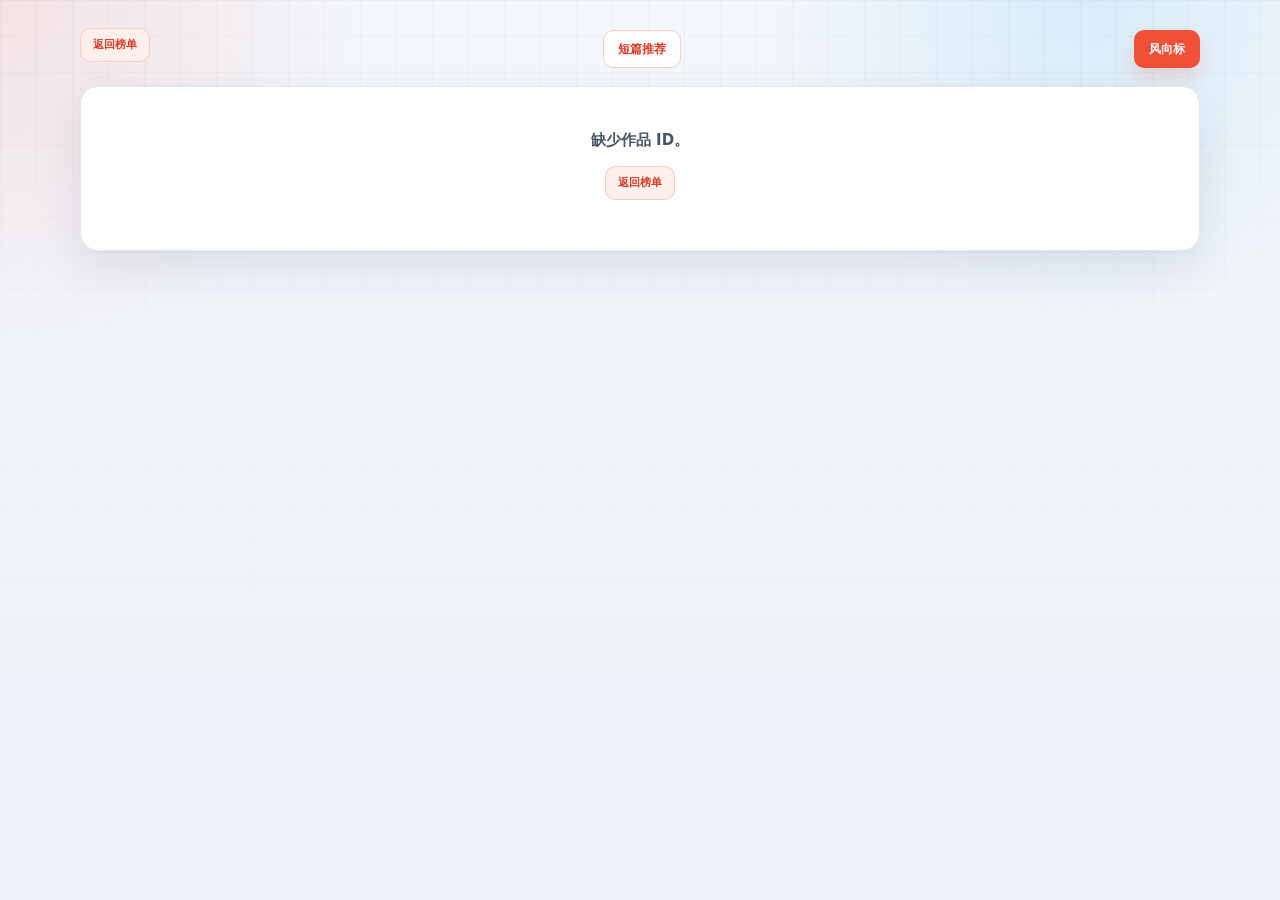
<file: book.html>
<!DOCTYPE html>
<html lang="zh-CN">
<head>
    <meta charset="UTF-8">
    <meta name="viewport" content="width=device-width, initial-scale=1.0">
    <title>作品详情 · 番茄女频新书榜</title>
    <link rel="stylesheet" href="css/style.css">
    <meta name="description" content="番茄小说作品详情、在读趋势与历史上榜记录">
</head>
<body class="book-page">
    <main class="book-shell">
        <header class="book-topbar">
            <a href="index.html" class="back-link">返回榜单</a>
            <a href="shorts.html" class="shorts-link-btn">短篇推荐</a>
            <a href="trend.html" class="trend-link-btn">风向标</a>
        </header>

        <section id="book-detail" class="book-detail-page">
            <div class="book-loading">正在读取作品详情...</div>
        </section>
    </main>

    <script src="js/channel.js"></script>
    <script src="js/book.js"></script>
</body>
</html>
</file>
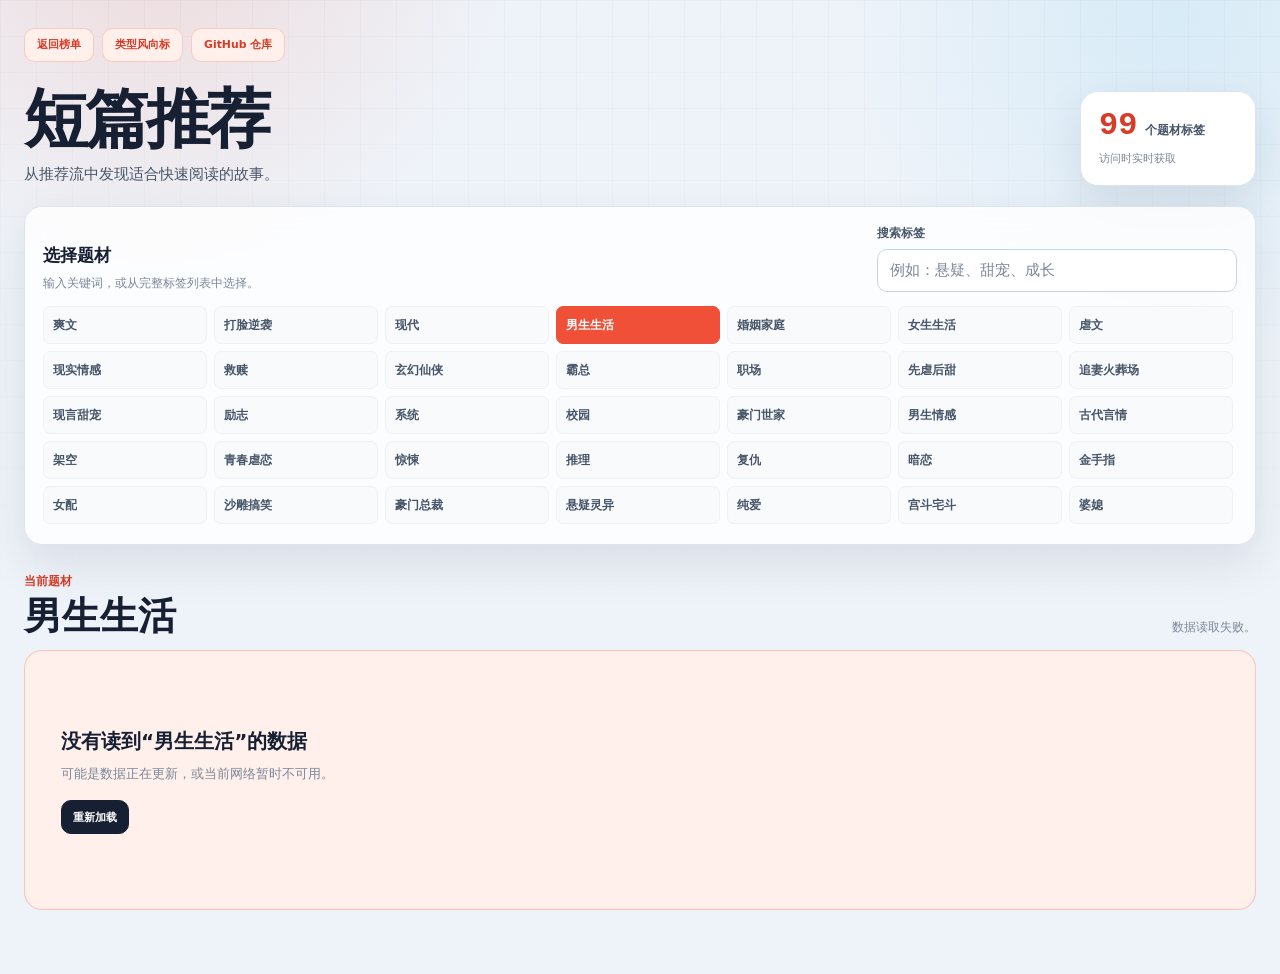
<file: shorts.html>
<!DOCTYPE html>
<html lang="zh-CN">
<head>
    <meta charset="UTF-8">
    <meta name="viewport" content="width=device-width, initial-scale=1.0">
    <title>短篇推荐 · 番茄风向标</title>
    <link rel="stylesheet" href="css/style.css">
    <meta name="description" content="按题材浏览番茄小说短篇推荐，查看短篇封面、摘要、阅读时长与互动数据。">
    <meta name="shorts-api-base" content="https://fanqie-shorts-proxy.wzj-fzr.workers.dev/api/shorts">
</head>
<body class="short-page">
    <main class="short-shell">
        <header class="short-topbar">
            <div class="short-heading">
                <nav class="short-nav" aria-label="页面导航">
                    <a href="index.html" class="back-link">返回榜单</a>
                    <a href="trend.html" class="back-link">类型风向标</a>
                    <a href="https://github.com/wen1701/FanqieRankTracker" class="back-link" target="_blank" rel="noopener noreferrer">GitHub 仓库</a>
                </nav>
                <h1>短篇推荐</h1>
                <p>从推荐流中发现适合快速阅读的故事。</p>
            </div>
            <div class="short-dataset" aria-label="数据集信息">
                <strong id="short-tag-count">99</strong>
                <span>个题材标签</span>
                <small id="short-update-time">访问时实时获取</small>
            </div>
        </header>

        <section class="short-filter-panel" aria-labelledby="short-filter-title">
            <div class="short-filter-copy">
                <div>
                    <h2 id="short-filter-title">选择题材</h2>
                    <p>输入关键词，或从完整标签列表中选择。</p>
                </div>
                <label class="short-search">
                    <span>搜索标签</span>
                    <input id="short-tag-search" type="search" placeholder="例如：悬疑、甜宠、成长" autocomplete="off">
                </label>
            </div>
            <div id="short-tag-grid" class="short-tag-grid" aria-live="polite"></div>
        </section>

        <section class="short-feed-section" aria-labelledby="short-feed-title">
            <header class="short-feed-header">
                <div>
                    <span class="short-feed-label">当前题材</span>
                    <h2 id="short-feed-title">正在加载</h2>
                </div>
                <p id="short-feed-summary">正在整理短篇推荐内容。</p>
            </header>
            <div id="short-feed" class="short-feed" aria-live="polite" aria-busy="true"></div>
        </section>
    </main>

    <script src="js/shorts.js"></script>
</body>
</html>
</file>
<file: css/style.css>
/* ============================================================
   Fanqie Rank Tracker - Tomato Signal Dashboard
   Based on Open Design "dashboard": compact cards, cool surfaces,
   status-first information design. Adapted with Fanqie tomato red
   and readable Chinese data typography.
   ============================================================ */

:root {
    --bg: #f3f6fb;
    --bg-strong: #e8eef7;
    --surface: #ffffff;
    --surface-soft: #f8fafc;
    --surface-tint: #fff4f0;
    --surface-cool: #eef6ff;
    --panel: rgba(255, 255, 255, 0.86);
    --panel-solid: #ffffff;
    --border: #dbe4ef;
    --border-soft: #edf2f7;
    --border-strong: #c8d4e3;

    --text-primary: #172033;
    --text-secondary: #475569;
    --text-muted: #7b8798;
    --text-faint: #a8b3c3;

    --accent: #f04f38;
    --accent-strong: #d83b27;
    --accent-soft: rgba(240, 79, 56, 0.1);
    --accent-wash: #fff0eb;
    --accent-on: #ffffff;

    --info: #0ea5e9;
    --info-soft: rgba(14, 165, 233, 0.1);
    --green: #10b981;
    --green-soft: rgba(16, 185, 129, 0.12);
    --red: #ef4444;
    --red-soft: rgba(239, 68, 68, 0.1);
    --amber: #f59e0b;
    --amber-soft: rgba(245, 158, 11, 0.13);
    --purple: #7c3aed;

    --shadow-card: 0 18px 46px rgba(25, 39, 64, 0.1);
    --shadow-hover: 0 22px 54px rgba(25, 39, 64, 0.16);
    --ring: 0 0 0 4px rgba(240, 79, 56, 0.14);

    --radius-xl: 18px;
    --radius-lg: 14px;
    --radius-md: 10px;
    --radius-sm: 7px;
    --radius-pill: 999px;

    --sidebar-w: 282px;
    --font-display: Inter, "PingFang SC", "Microsoft YaHei", system-ui, sans-serif;
    --font-body: Inter, "PingFang SC", "Microsoft YaHei", system-ui, sans-serif;
    --font-mono: "IBM Plex Mono", "SFMono-Regular", Consolas, ui-monospace, monospace;
}

* {
    box-sizing: border-box;
    margin: 0;
    padding: 0;
}

html {
    color-scheme: light;
}

body {
    min-height: 100vh;
    background:
        radial-gradient(circle at top left, rgba(240, 79, 56, 0.12), transparent 360px),
        radial-gradient(circle at 85% 0, rgba(14, 165, 233, 0.12), transparent 320px),
        linear-gradient(180deg, var(--bg) 0%, #eef3f9 100%);
    color: var(--text-primary);
    font-family: var(--font-body);
    font-size: 15px;
    line-height: 1.55;
    overflow-x: hidden;
    -webkit-font-smoothing: antialiased;
    text-rendering: optimizeLegibility;
}

body::before {
    content: "";
    position: fixed;
    inset: 0;
    pointer-events: none;
    background-image:
        linear-gradient(rgba(23, 32, 51, 0.035) 1px, transparent 1px),
        linear-gradient(90deg, rgba(23, 32, 51, 0.035) 1px, transparent 1px);
    background-size: 36px 36px;
    mask-image: linear-gradient(180deg, rgba(0, 0, 0, 0.85), transparent 70%);
    z-index: -1;
}

button,
select,
input {
    font: inherit;
}

button,
a,
select {
    -webkit-tap-highlight-color: transparent;
}

button:focus-visible,
a:focus-visible,
select:focus-visible,
input:focus-visible {
    outline: none;
    box-shadow: var(--ring);
}

::selection {
    background: rgba(240, 79, 56, 0.2);
    color: var(--text-primary);
}

::-webkit-scrollbar {
    width: 10px;
    height: 10px;
}

::-webkit-scrollbar-track {
    background: transparent;
}

::-webkit-scrollbar-thumb {
    background: #cbd6e4;
    border: 3px solid transparent;
    border-radius: var(--radius-pill);
    background-clip: content-box;
}

::-webkit-scrollbar-thumb:hover {
    background: #aebbd0;
    border: 3px solid transparent;
    background-clip: content-box;
}

.app-container {
    display: flex;
    min-height: 100vh;
}

/* ===== Sidebar ===== */
.sidebar {
    width: var(--sidebar-w);
    flex-shrink: 0;
    position: sticky;
    top: 0;
    z-index: 100;
    height: 100vh;
    padding: 24px 14px;
    overflow-y: auto;
    background: rgba(255, 255, 255, 0.78);
    border-right: 1px solid var(--border);
    backdrop-filter: blur(18px);
    -webkit-backdrop-filter: blur(18px);
    transition: transform 0.22s cubic-bezier(0.2, 0, 0, 1);
}

.sidebar-header {
    margin-bottom: 22px;
    padding: 14px 12px 18px;
    border-bottom: 1px solid var(--border-soft);
}

.sidebar-header h1 {
    position: relative;
    padding-left: 18px;
    color: var(--text-primary);
    font-family: var(--font-display);
    font-size: 1.2rem;
    font-weight: 760;
    line-height: 1.2;
}

.sidebar-header h1::before {
    content: "";
    position: absolute;
    left: 0;
    top: 0.18em;
    width: 8px;
    height: 1.05em;
    border-radius: var(--radius-pill);
    background: linear-gradient(180deg, var(--accent), var(--info));
}

.sidebar-subtitle {
    margin-top: 7px;
    color: var(--text-secondary);
    font-size: 0.78rem;
    font-weight: 650;
}

.update-date {
    display: inline-flex;
    margin-top: 10px;
    padding: 5px 8px;
    border: 1px solid var(--border);
    border-radius: var(--radius-sm);
    background: var(--surface-soft);
    color: var(--text-muted);
    font-family: var(--font-mono);
    font-size: 0.68rem;
    font-weight: 650;
}

.category-nav ul {
    list-style: none;
}

.category-nav li {
    min-height: 38px;
    margin-bottom: 4px;
    padding: 9px 10px;
    border: 1px solid transparent;
    border-radius: var(--radius-md);
    color: var(--text-secondary);
    cursor: pointer;
    display: flex;
    align-items: center;
    justify-content: space-between;
    gap: 8px;
    font-size: 0.88rem;
    font-weight: 620;
    transition:
        background-color 0.18s ease,
        border-color 0.18s ease,
        color 0.18s ease,
        transform 0.18s ease;
}

.category-nav li:hover {
    background: var(--surface-soft);
    border-color: var(--border);
    color: var(--text-primary);
    transform: translateX(2px);
}

.category-nav li.active {
    background: var(--accent-wash);
    border-color: rgba(240, 79, 56, 0.22);
    color: var(--accent-strong);
}

.cat-badge {
    min-width: 28px;
    padding: 2px 7px;
    border-radius: var(--radius-pill);
    font-family: var(--font-mono);
    font-size: 0.68rem;
    font-weight: 760;
    text-align: center;
}

.cat-badge.new {
    background: var(--green-soft);
    color: #087f5b;
}

/* ===== Main Layout ===== */
.main-content {
    flex: 1;
    min-width: 0;
    padding: 28px 34px 48px;
}

.main-header {
    display: flex;
    align-items: flex-start;
    justify-content: space-between;
    gap: 20px;
    margin-bottom: 20px;
}

.header-left {
    flex-shrink: 0;
    min-width: 0;
}

.main-header h2 {
    color: var(--text-primary);
    font-family: var(--font-display);
    font-size: clamp(1.65rem, 2.4vw, 2.35rem);
    font-weight: 780;
    line-height: 1.08;
    letter-spacing: 0;
}

.main-header h2::after {
    content: "排名追踪 / 趋势信号";
    display: block;
    margin-top: 8px;
    color: var(--text-muted);
    font-family: var(--font-body);
    font-size: 0.78rem;
    font-weight: 650;
}

.ranking-basis-tag {
    display: inline-flex;
    margin-top: 10px;
    padding: 5px 8px;
    border: 1px solid rgba(240, 79, 56, 0.2);
    border-radius: var(--radius-sm);
    background: var(--accent-wash);
    color: var(--accent-strong);
    font-size: 0.7rem;
    font-weight: 720;
}

.header-right {
    display: flex;
    align-items: center;
    justify-content: flex-end;
    flex-wrap: wrap;
    gap: 10px;
}

.github-link-btn,
.shorts-link-btn,
.trend-link-btn,
.preset-btn,
.date-picker-btn,
.date-nav-btn,
.mobile-menu-btn,
.range-btn,
.category-chip,
.back-link,
.source-link-btn,
.hot-type-row,
.book-copy-btn {
    transition:
        background-color 0.18s ease,
        border-color 0.18s ease,
        color 0.18s ease,
        box-shadow 0.18s ease,
        transform 0.18s ease;
}

.github-link-btn {
    min-height: 36px;
    padding: 8px 12px;
    border: 1px solid var(--border);
    border-radius: var(--radius-md);
    background: var(--surface);
    color: var(--text-primary);
    display: inline-flex;
    align-items: center;
    justify-content: center;
    gap: 7px;
    font-size: 0.78rem;
    font-weight: 760;
    text-decoration: none;
    white-space: nowrap;
}

.github-link-btn svg {
    width: 16px;
    height: 16px;
    fill: currentColor;
    flex: 0 0 auto;
}

.github-link-btn:hover {
    border-color: var(--text-primary);
    background: var(--text-primary);
    color: #ffffff;
    transform: translateY(-1px);
}

.shorts-link-btn {
    min-height: 36px;
    padding: 8px 14px;
    border: 1px solid rgba(240, 79, 56, 0.28);
    border-radius: var(--radius-md);
    background: var(--surface);
    color: var(--accent-strong);
    display: inline-flex;
    align-items: center;
    justify-content: center;
    font-size: 0.78rem;
    font-weight: 760;
    text-decoration: none;
    white-space: nowrap;
}

.shorts-link-btn:hover {
    border-color: var(--accent);
    background: var(--accent-wash);
    transform: translateY(-1px);
}

.trend-link-btn {
    min-height: 36px;
    padding: 8px 14px;
    border: 1px solid rgba(240, 79, 56, 0.24);
    border-radius: var(--radius-md);
    background: var(--accent);
    color: var(--accent-on);
    display: inline-flex;
    align-items: center;
    justify-content: center;
    font-size: 0.78rem;
    font-weight: 760;
    text-decoration: none;
    white-space: nowrap;
    box-shadow: 0 10px 20px rgba(240, 79, 56, 0.18);
}

.trend-link-btn:hover {
    background: var(--accent-strong);
    transform: translateY(-1px);
}

.date-presets,
.trend-range {
    display: inline-flex;
    gap: 4px;
    padding: 4px;
    border: 1px solid var(--border);
    border-radius: var(--radius-md);
    background: rgba(255, 255, 255, 0.7);
}

.preset-btn,
.range-btn {
    height: 28px;
    padding: 0 12px;
    border: 0;
    border-radius: var(--radius-sm);
    background: transparent;
    color: var(--text-muted);
    cursor: pointer;
    font-size: 0.75rem;
    font-weight: 720;
    white-space: nowrap;
}

.preset-btn:hover,
.range-btn:hover {
    background: var(--surface-soft);
    color: var(--text-primary);
}

.preset-btn.active,
.range-btn.active {
    background: var(--text-primary);
    color: #ffffff;
}

/* ---- 频道切换（女频 / 男频） ---- */
.channel-switch {
    display: inline-flex;
    align-items: center;
    gap: 3px;
    padding: 3px;
    border: 1px solid var(--accent);
    border-radius: var(--radius-md);
    background: var(--accent-wash);
}

.channel-switch .channel-btn {
    height: 28px;
    padding: 0 14px;
    border: 0;
    border-radius: var(--radius-sm);
    background: transparent;
    color: var(--accent-strong);
    cursor: pointer;
    font-size: 0.75rem;
    font-weight: 800;
    letter-spacing: 0.02em;
    white-space: nowrap;
    transition: background-color 0.18s ease, color 0.18s ease;
}

.channel-switch .channel-btn:hover {
    background: var(--surface-soft);
}

.channel-switch .channel-btn.active {
    background: var(--accent);
    color: var(--accent-on);
}

.date-picker-wrap {
    display: inline-flex;
    align-items: center;
    gap: 5px;
    position: relative;
}

.date-picker-btn {
    min-height: 36px;
    padding: 8px 12px;
    border: 1px solid var(--border);
    border-radius: var(--radius-md);
    background: var(--surface);
    color: var(--text-secondary);
    cursor: pointer;
    display: inline-flex;
    align-items: center;
    gap: 7px;
    font-family: var(--font-mono);
    font-size: 0.76rem;
    font-weight: 650;
    white-space: nowrap;
}

.date-picker-btn:hover {
    border-color: rgba(240, 79, 56, 0.28);
    color: var(--accent-strong);
}

.date-picker-btn .date-icon {
    color: var(--accent);
    font-size: 0.76rem;
}

.date-nav-btn {
    width: 34px;
    height: 34px;
    border: 1px solid var(--border);
    border-radius: var(--radius-md);
    background: var(--surface);
    color: var(--text-muted);
    cursor: pointer;
    display: inline-flex;
    align-items: center;
    justify-content: center;
    font-size: 0.68rem;
}

.date-nav-btn:hover:not(:disabled) {
    border-color: var(--accent);
    color: var(--accent-strong);
    transform: translateY(-1px);
}

.date-nav-btn:disabled {
    opacity: 0.42;
    cursor: not-allowed;
}

.date-picker-btn.is-historical {
    background: var(--accent-wash);
    border-color: rgba(240, 79, 56, 0.28);
    color: var(--accent-strong);
}

.date-input-hidden {
    position: absolute;
    top: 100%;
    right: 0;
    width: 0;
    height: 0;
    border: 0;
    opacity: 0;
    pointer-events: none;
}

.mobile-menu-btn {
    display: none;
    width: 38px;
    height: 38px;
    border: 1px solid var(--border);
    border-radius: var(--radius-md);
    background: var(--surface);
    color: var(--text-primary);
    cursor: pointer;
    font-size: 1rem;
}

.mobile-menu-btn:hover {
    border-color: var(--accent);
    color: var(--accent);
}

/* ===== Trend Panel ===== */
.trend-panel {
    display: grid;
    grid-template-columns: 1fr;
    margin-bottom: 20px;
}

.trend-ai {
    position: relative;
    min-height: 160px;
    padding: 22px 24px 24px;
    border: 1px solid rgba(240, 79, 56, 0.18);
    border-radius: var(--radius-xl);
    background:
        linear-gradient(135deg, rgba(255, 244, 240, 0.9), rgba(255, 255, 255, 0.96)),
        var(--surface);
    box-shadow: var(--shadow-card);
    overflow: hidden;
}

.trend-ai::before {
    content: "";
    position: absolute;
    inset: 0 auto 0 0;
    width: 5px;
    background: linear-gradient(180deg, var(--accent), var(--amber), var(--info));
}

.ai-label,
.panel-kicker,
.back-link {
    color: var(--accent-strong);
    font-family: var(--font-mono);
    font-size: 0.68rem;
    font-weight: 760;
    letter-spacing: 0;
    text-transform: uppercase;
}

.ai-label {
    margin-bottom: 12px;
}

.ai-content {
    color: var(--text-secondary);
    font-size: 0.92rem;
    line-height: 1.85;
    white-space: pre-wrap;
    user-select: text;
}

.ai-content strong,
.summary-item strong {
    padding: 1px 5px;
    border-radius: 4px;
    background: var(--accent-soft);
    color: var(--accent-strong);
    font-weight: 760;
}

.ai-content em {
    color: #087f5b;
    font-style: normal;
    font-weight: 720;
}

.ai-content .cursor {
    display: inline-block;
    width: 2px;
    height: 1.05em;
    margin-left: 2px;
    background: var(--accent);
    vertical-align: text-bottom;
    animation: blink 0.8s steps(1) infinite;
}

@keyframes blink {
    0%, 100% { opacity: 1; }
    50% { opacity: 0; }
}

.ai-loading,
.muted-line {
    color: var(--text-muted);
    font-size: 0.86rem;
}

/* ===== Book Grid ===== */
.books-waterfall {
    display: grid;
    grid-template-columns: repeat(auto-fill, minmax(292px, 1fr));
    gap: 16px;
    align-items: start;
}

.book-card {
    position: relative;
    display: grid;
    grid-template-columns: 98px minmax(0, 1fr);
    min-height: 188px;
    overflow: hidden;
    border: 1px solid var(--border);
    border-radius: var(--radius-xl);
    background: var(--surface);
    color: inherit;
    text-decoration: none;
    box-shadow: var(--shadow-card);
    user-select: text;
    -webkit-user-select: text;
    transition:
        border-color 0.2s ease,
        box-shadow 0.2s ease,
        transform 0.2s ease;
}

.book-card:hover {
    border-color: rgba(240, 79, 56, 0.3);
    box-shadow: var(--shadow-hover);
    transform: translateY(-3px);
}

.book-cover {
    min-height: 188px;
    background:
        linear-gradient(135deg, rgba(240, 79, 56, 0.18), rgba(14, 165, 233, 0.12)),
        var(--surface-cool);
    overflow: hidden;
    position: relative;
}

.book-cover img {
    width: 100%;
    height: 100%;
    min-height: 188px;
    object-fit: cover;
    display: block;
    transition: transform 0.5s ease;
}

.book-card:hover .book-cover img {
    transform: scale(1.04);
}

.no-cover {
    height: 100%;
    min-height: 188px;
    padding: 12px;
    color: var(--text-muted);
    display: flex;
    align-items: center;
    justify-content: center;
    font-size: 0.78rem;
    text-align: center;
}

.book-info {
    min-width: 0;
    padding: 14px 14px 13px;
    display: flex;
    flex-direction: column;
    gap: 8px;
}

.book-title {
    color: var(--text-primary);
    display: -webkit-box;
    overflow: hidden;
    font-family: var(--font-display);
    font-size: 0.98rem;
    font-weight: 760;
    letter-spacing: 0;
    line-height: 1.45;
    -webkit-box-orient: vertical;
    -webkit-line-clamp: 2;
}

.book-meta {
    display: flex;
    align-items: center;
    justify-content: space-between;
    gap: 8px;
    color: var(--text-muted);
    font-size: 0.75rem;
}

.book-author {
    min-width: 0;
    overflow: hidden;
    color: var(--text-secondary);
    font-weight: 650;
    text-overflow: ellipsis;
    white-space: nowrap;
}

.book-reads {
    flex-shrink: 0;
    padding: 3px 7px;
    border: 1px solid rgba(240, 79, 56, 0.18);
    border-radius: var(--radius-pill);
    background: var(--accent-wash);
    color: var(--accent-strong);
    font-family: var(--font-mono);
    font-size: 0.68rem;
    font-weight: 700;
}

.book-intro {
    color: var(--text-muted);
    display: -webkit-box;
    overflow: hidden;
    font-size: 0.78rem;
    line-height: 1.65;
    -webkit-box-orient: vertical;
    -webkit-line-clamp: 3;
}

.book-rank {
    position: absolute;
    left: 10px;
    top: 10px;
    z-index: 10;
    min-width: 32px;
    padding: 4px 8px;
    border: 1px solid rgba(255, 255, 255, 0.42);
    border-radius: var(--radius-md);
    background: rgba(23, 32, 51, 0.78);
    color: #ffffff;
    font-family: var(--font-mono);
    font-size: 0.76rem;
    font-weight: 800;
    text-align: center;
    backdrop-filter: blur(10px);
    -webkit-backdrop-filter: blur(10px);
}

.rank-1 {
    background: linear-gradient(135deg, #ff6a3d, #f59e0b);
    border-color: transparent;
}

.rank-2 {
    background: linear-gradient(135deg, #64748b, #94a3b8);
    border-color: transparent;
}

.rank-3 {
    background: linear-gradient(135deg, #9a6b3d, #d19b61);
    border-color: transparent;
}

.book-change {
    position: absolute;
    right: 10px;
    top: 10px;
    z-index: 10;
    padding: 4px 8px;
    border-radius: var(--radius-md);
    background: rgba(255, 255, 255, 0.86);
    border: 1px solid var(--border);
    font-family: var(--font-mono);
    font-size: 0.68rem;
    font-weight: 800;
    backdrop-filter: blur(10px);
    -webkit-backdrop-filter: blur(10px);
}

.book-change.up {
    color: #087f5b;
}

.book-change.down {
    color: #b91c1c;
}

.book-change.new {
    color: #9a5b00;
}

.book-copy-btn {
    width: max-content;
    max-width: 100%;
    margin-top: auto;
    padding: 6px 10px;
    border: 1px solid var(--border);
    border-radius: var(--radius-md);
    background: var(--surface-soft);
    color: var(--text-secondary);
    cursor: pointer;
    font-size: 0.74rem;
    font-weight: 720;
    white-space: nowrap;
}

.book-copy-btn:hover {
    border-color: rgba(240, 79, 56, 0.28);
    background: var(--accent-wash);
    color: var(--accent-strong);
    transform: translateY(-1px);
}

.book-copy-btn.copied {
    border-color: rgba(16, 185, 129, 0.24);
    background: var(--green-soft);
    color: #087f5b;
}

.empty-state {
    grid-column: 1 / -1;
    padding: 56px 20px;
    border: 1px dashed var(--border-strong);
    border-radius: var(--radius-xl);
    background: rgba(255, 255, 255, 0.72);
    color: var(--text-secondary);
    text-align: center;
}

.empty-state p {
    margin-bottom: 6px;
    font-size: 1rem;
    font-weight: 720;
}

.empty-state .empty-hint {
    color: var(--text-muted);
    font-size: 0.84rem;
    font-weight: 500;
}

/* ===== Book Detail Page ===== */
.book-page {
    min-height: 100vh;
}

.book-shell {
    width: min(1120px, calc(100% - 48px));
    margin: 0 auto;
    padding: 28px 0 56px;
}

.book-topbar {
    margin-bottom: 16px;
    display: flex;
    align-items: center;
    justify-content: space-between;
    gap: 12px;
}

.book-detail-page {
    display: grid;
    gap: 16px;
}

.book-loading,
.book-empty-state {
    padding: 42px 24px;
    border: 1px solid var(--border);
    border-radius: var(--radius-xl);
    background: var(--panel-solid);
    color: var(--text-secondary);
    box-shadow: var(--shadow-card);
    text-align: center;
}

.book-empty-state p {
    margin-bottom: 14px;
    font-weight: 720;
}

.book-detail-hero {
    padding: 22px;
    border: 1px solid var(--border);
    border-radius: var(--radius-xl);
    background:
        linear-gradient(135deg, rgba(255, 244, 240, 0.88), rgba(255, 255, 255, 0.95)),
        var(--surface);
    box-shadow: var(--shadow-card);
    display: grid;
    grid-template-columns: 180px minmax(0, 1fr);
    gap: 22px;
}

.detail-cover {
    min-height: 256px;
    overflow: hidden;
    border-radius: var(--radius-lg);
    background:
        linear-gradient(135deg, rgba(240, 79, 56, 0.18), rgba(14, 165, 233, 0.12)),
        var(--surface-cool);
}

.detail-cover img {
    width: 100%;
    height: 100%;
    min-height: 256px;
    object-fit: cover;
    display: block;
}

.detail-main {
    min-width: 0;
    display: flex;
    flex-direction: column;
    align-items: flex-start;
}

.detail-main h1 {
    margin-bottom: 8px;
    color: var(--text-primary);
    font-family: var(--font-display);
    font-size: clamp(1.7rem, 3vw, 2.6rem);
    font-weight: 800;
    line-height: 1.12;
}

.detail-author {
    color: var(--text-secondary);
    font-size: 0.9rem;
    font-weight: 650;
}

.detail-stats {
    width: 100%;
    margin: 18px 0;
    display: grid;
    grid-template-columns: repeat(3, minmax(0, 1fr));
    gap: 10px;
}

.detail-stats span {
    min-width: 0;
    padding: 12px;
    border: 1px solid var(--border-soft);
    border-radius: var(--radius-md);
    background: rgba(255, 255, 255, 0.7);
}

.detail-stats strong,
.detail-stats small {
    display: block;
}

.detail-stats strong {
    color: var(--accent-strong);
    font-family: var(--font-mono);
    font-size: 1rem;
    font-weight: 800;
}

.detail-stats small {
    margin-top: 4px;
    color: var(--text-muted);
    font-size: 0.72rem;
    font-weight: 700;
}

.detail-intro {
    color: var(--text-secondary);
    font-size: 0.92rem;
    line-height: 1.9;
}

.source-link-btn {
    min-height: 38px;
    padding: 9px 14px;
    border: 1px solid rgba(240, 79, 56, 0.24);
    border-radius: var(--radius-md);
    background: var(--accent);
    color: var(--accent-on);
    display: inline-flex;
    align-items: center;
    justify-content: center;
    font-size: 0.82rem;
    font-weight: 760;
    text-decoration: none;
    white-space: nowrap;
    box-shadow: 0 10px 20px rgba(240, 79, 56, 0.18);
}

.detail-actions {
    margin-top: 18px;
    display: flex;
    flex-wrap: wrap;
    gap: 10px;
}

.detail-actions .book-copy-btn {
    min-height: 38px;
    margin-top: 0;
}

.source-link-btn:hover {
    background: var(--accent-strong);
    transform: translateY(-1px);
}

.book-detail-grid {
    display: grid;
    grid-template-columns: minmax(0, 1.4fr) minmax(280px, 0.8fr);
    gap: 16px;
}

.detail-panel {
    padding: 18px;
    border: 1px solid var(--border);
    border-radius: var(--radius-xl);
    background: var(--panel-solid);
    box-shadow: var(--shadow-card);
}

.detail-panel h2 {
    margin-bottom: 14px;
    color: var(--text-primary);
    font-size: 1.18rem;
    font-weight: 760;
}

.reads-chart-wrap {
    width: 100%;
    overflow-x: auto;
}

.reads-chart-frame {
    position: relative;
    min-width: 620px;
}

.reads-chart {
    display: block;
    width: 100%;
    height: auto;
}

.chart-grid {
    stroke: rgba(219, 228, 239, 0.72);
    stroke-width: 1;
}

.chart-axis-base {
    stroke: var(--border-strong);
    stroke-width: 1;
}

.chart-axis-label,
.chart-date-label {
    fill: var(--text-muted);
    font-family: var(--font-mono);
    font-size: 0.68rem;
    font-weight: 650;
}

.reads-line {
    fill: none;
    stroke: var(--accent);
    stroke-width: 2.4;
    stroke-linecap: round;
    stroke-linejoin: round;
}

.chart-hover-line {
    opacity: 0;
    stroke: var(--border-strong);
    stroke-dasharray: 4 4;
    stroke-width: 1;
}

.chart-hover-line.show {
    opacity: 1;
}

.reads-hover-point {
    opacity: 0;
    fill: var(--accent);
    stroke: #ffffff;
    stroke-width: 2.4;
}

.reads-hover-point.show {
    opacity: 1;
}

.chart-hit-area {
    fill: transparent;
    cursor: crosshair;
    pointer-events: all;
}

.reads-tooltip {
    position: absolute;
    z-index: 5;
    min-width: 178px;
    padding: 14px 16px;
    border: 1px solid var(--border-soft);
    border-radius: var(--radius-sm);
    background: var(--surface);
    box-shadow: var(--shadow-card);
    color: var(--text-secondary);
    pointer-events: none;
}

.reads-tooltip time {
    display: block;
    margin-bottom: 10px;
    padding-bottom: 10px;
    border-bottom: 1px solid var(--border-soft);
    color: var(--text-muted);
    font-family: var(--font-mono);
    font-size: 0.74rem;
    font-weight: 650;
}

.reads-tooltip div {
    display: grid;
    grid-template-columns: auto 1fr auto;
    align-items: center;
    gap: 8px;
    font-size: 0.8rem;
}

.reads-tooltip i {
    width: 7px;
    height: 7px;
    border-radius: var(--radius-pill);
    background: var(--accent);
}

.reads-tooltip strong {
    color: var(--text-primary);
    font-family: var(--font-mono);
    font-size: 0.78rem;
    font-weight: 800;
}

.book-history-list {
    display: flex;
    flex-direction: column;
}

.book-history-row {
    padding: 10px 0;
    border-bottom: 1px solid var(--border-soft);
    display: grid;
    grid-template-columns: minmax(76px, auto) minmax(0, 1fr) auto;
    align-items: center;
    gap: 10px;
}

.book-history-row:last-child {
    border-bottom: 0;
}

.book-history-row time {
    color: var(--accent-strong);
    font-family: var(--font-mono);
    font-size: 0.72rem;
    font-weight: 760;
}

.book-history-row strong {
    min-width: 0;
    overflow: hidden;
    color: var(--text-primary);
    font-size: 0.82rem;
    font-weight: 720;
    text-overflow: ellipsis;
    white-space: nowrap;
}

.book-history-row span {
    color: #087f5b;
    font-family: var(--font-mono);
    font-size: 0.74rem;
    font-weight: 800;
}

.copy-toast {
    position: fixed;
    left: 50%;
    bottom: 28px;
    z-index: 9999;
    padding: 10px 18px;
    border: 1px solid rgba(16, 185, 129, 0.22);
    border-radius: var(--radius-pill);
    background: rgba(255, 255, 255, 0.92);
    box-shadow: var(--shadow-card);
    color: #087f5b;
    font-size: 0.8rem;
    font-weight: 720;
    opacity: 0;
    pointer-events: none;
    transform: translateX(-50%) translateY(16px);
    transition: all 0.22s ease;
}

.copy-toast.show {
    opacity: 1;
    transform: translateX(-50%) translateY(0);
}

/* ===== Short Recommendations Page ===== */
.short-page {
    --short-bg: #eef3f9;
    --short-grid: rgba(23, 32, 51, 0.032);
    min-height: 100dvh;
    background:
        radial-gradient(circle at 12% -8%, rgba(240, 79, 56, 0.15), transparent 360px),
        radial-gradient(circle at 92% 2%, rgba(14, 165, 233, 0.1), transparent 340px),
        var(--short-bg);
}

.short-page::before {
    background-image:
        linear-gradient(var(--short-grid) 1px, transparent 1px),
        linear-gradient(90deg, var(--short-grid) 1px, transparent 1px);
}

.short-shell {
    width: min(100% - 48px, 1280px);
    margin: 0 auto;
    padding: 28px 0 64px;
}

.short-topbar {
    display: grid;
    grid-template-columns: minmax(0, 1fr) auto;
    align-items: end;
    gap: 28px;
    margin-bottom: 20px;
}

.short-nav {
    display: flex;
    align-items: center;
    flex-wrap: wrap;
    gap: 8px;
    margin-bottom: 18px;
}

.short-heading h1 {
    max-width: 680px;
    font-family: var(--font-display);
    font-size: clamp(2.15rem, 5vw, 4.6rem);
    font-weight: 800;
    letter-spacing: -0.045em;
    line-height: 0.98;
}

.short-heading > p {
    max-width: 46ch;
    margin-top: 12px;
    color: var(--text-secondary);
    font-size: 0.94rem;
}

.short-dataset {
    min-width: 176px;
    padding: 18px;
    border: 1px solid var(--border);
    border-radius: var(--radius-xl);
    background: var(--surface);
    box-shadow: var(--shadow-card);
    display: grid;
    grid-template-columns: auto 1fr;
    align-items: baseline;
    column-gap: 8px;
}

.short-dataset strong {
    color: var(--accent-strong);
    font-family: var(--font-mono);
    font-size: 2rem;
    font-weight: 800;
    line-height: 1;
}

.short-dataset span {
    color: var(--text-secondary);
    font-size: 0.78rem;
    font-weight: 720;
}

.short-dataset small {
    grid-column: 1 / -1;
    margin-top: 9px;
    color: var(--text-muted);
    font-family: var(--font-mono);
    font-size: 0.66rem;
}

.short-filter-panel {
    padding: 18px;
    border: 1px solid var(--border);
    border-radius: var(--radius-xl);
    background: rgba(255, 255, 255, 0.8);
    box-shadow: var(--shadow-card);
    backdrop-filter: blur(16px);
    -webkit-backdrop-filter: blur(16px);
}

.short-filter-copy {
    display: grid;
    grid-template-columns: minmax(0, 1fr) minmax(260px, 360px);
    align-items: end;
    gap: 24px;
    margin-bottom: 14px;
}

.short-filter-copy h2 {
    font-size: 1.08rem;
    font-weight: 780;
}

.short-filter-copy p {
    margin-top: 4px;
    color: var(--text-muted);
    font-size: 0.78rem;
}

.short-search {
    display: grid;
    gap: 6px;
}

.short-search span {
    color: var(--text-secondary);
    font-size: 0.72rem;
    font-weight: 720;
}

.short-search input {
    width: 100%;
    min-height: 42px;
    padding: 9px 12px;
    border: 1px solid var(--border-strong);
    border-radius: var(--radius-md);
    background: var(--surface);
    color: var(--text-primary);
}

.short-search input::placeholder {
    color: var(--text-muted);
}

.short-tag-grid {
    max-height: 220px;
    padding-right: 4px;
    overflow-y: auto;
    display: grid;
    grid-template-columns: repeat(7, minmax(0, 1fr));
    gap: 7px;
}

.short-tag-btn {
    min-width: 0;
    min-height: 38px;
    padding: 7px 9px;
    border: 1px solid var(--border-soft);
    border-radius: var(--radius-sm);
    background: var(--surface-soft);
    color: var(--text-secondary);
    cursor: pointer;
    display: flex;
    align-items: center;
    justify-content: flex-start;
    gap: 6px;
    font-size: 0.76rem;
    font-weight: 680;
    text-align: left;
    transition:
        background-color 0.18s ease,
        border-color 0.18s ease,
        color 0.18s ease,
        transform 0.18s ease;
}

.short-tag-btn span {
    overflow: hidden;
    text-overflow: ellipsis;
    white-space: nowrap;
}

.short-tag-btn small {
    color: var(--text-faint);
    font-family: var(--font-mono);
    font-size: 0.62rem;
}

.short-tag-btn:hover {
    border-color: rgba(240, 79, 56, 0.25);
    background: var(--accent-wash);
    color: var(--accent-strong);
    transform: translateY(-1px);
}

.short-tag-btn.active {
    border-color: var(--accent);
    background: var(--accent);
    color: var(--accent-on);
}

.short-tag-btn.active small {
    color: rgba(255, 255, 255, 0.78);
}

.short-tag-empty {
    grid-column: 1 / -1;
    padding: 18px 4px;
    color: var(--text-muted);
    font-size: 0.82rem;
}

.short-feed-section {
    margin-top: 28px;
}

.short-feed-header {
    display: flex;
    align-items: end;
    justify-content: space-between;
    gap: 24px;
    margin-bottom: 14px;
}

.short-feed-label {
    display: block;
    margin-bottom: 5px;
    color: var(--accent-strong);
    font-size: 0.72rem;
    font-weight: 760;
}

.short-feed-header h2 {
    font-family: var(--font-display);
    font-size: clamp(1.65rem, 3vw, 2.45rem);
    font-weight: 800;
    line-height: 1.05;
}

.short-feed-header p {
    max-width: 38ch;
    color: var(--text-muted);
    font-size: 0.78rem;
    text-align: right;
}

.short-feed {
    display: grid;
    grid-template-columns: repeat(3, minmax(0, 1fr));
    gap: 14px;
}

.short-card {
    min-width: 0;
    min-height: 270px;
    overflow: hidden;
    border: 1px solid var(--border);
    border-radius: var(--radius-xl);
    background: var(--surface);
    box-shadow: var(--shadow-card);
    display: grid;
    grid-template-columns: 154px minmax(0, 1fr);
    transition:
        border-color 0.2s ease,
        box-shadow 0.2s ease,
        transform 0.2s ease;
}

.short-card:hover {
    border-color: rgba(240, 79, 56, 0.3);
    box-shadow: var(--shadow-hover);
    transform: translateY(-2px);
}

.short-card-featured {
    grid-column: 1 / -1;
    min-height: 360px;
    grid-template-columns: minmax(360px, 0.9fr) minmax(0, 1.25fr);
}

.short-cover {
    position: relative;
    min-height: 270px;
    overflow: hidden;
    background: var(--surface-cool);
}

.short-cover-fallback {
    position: absolute;
    inset: 0;
    padding: 24px;
    background:
        linear-gradient(150deg, rgba(240, 79, 56, 0.16), rgba(14, 165, 233, 0.12)),
        var(--surface-cool);
    color: var(--text-secondary);
    display: flex;
    align-items: center;
    justify-content: center;
    font-size: 1rem;
    font-weight: 760;
    text-align: center;
}

.short-cover img {
    position: absolute;
    inset: 0;
    width: 100%;
    height: 100%;
    object-fit: cover;
    transition: transform 0.45s cubic-bezier(0.16, 1, 0.3, 1);
}

.short-card:hover .short-cover img {
    transform: scale(1.025);
}

.short-position {
    position: absolute;
    left: 10px;
    top: 10px;
    z-index: 1;
    padding: 5px 7px;
    border: 1px solid rgba(255, 255, 255, 0.34);
    border-radius: var(--radius-sm);
    background: rgba(23, 32, 51, 0.76);
    color: #ffffff;
    font-family: var(--font-mono);
    font-size: 0.68rem;
    font-weight: 800;
    backdrop-filter: blur(8px);
    -webkit-backdrop-filter: blur(8px);
}

.short-card-body {
    min-width: 0;
    padding: 18px;
    display: flex;
    flex-direction: column;
}

.short-card-featured .short-card-body {
    padding: clamp(22px, 4vw, 44px);
    justify-content: center;
}

.short-topic-row {
    min-height: 24px;
    display: flex;
    align-items: center;
    flex-wrap: wrap;
    gap: 6px;
}

.short-topic-row span {
    padding: 3px 7px;
    border: 1px solid rgba(240, 79, 56, 0.2);
    border-radius: var(--radius-sm);
    background: var(--accent-wash);
    color: var(--accent-strong);
    font-size: 0.65rem;
    font-weight: 720;
}

.short-card h3 {
    margin-top: 10px;
    color: var(--text-primary);
    display: -webkit-box;
    overflow: hidden;
    font-family: var(--font-display);
    font-size: 1.06rem;
    font-weight: 780;
    line-height: 1.4;
    -webkit-box-orient: vertical;
    -webkit-line-clamp: 2;
}

.short-card-featured h3 {
    max-width: 18ch;
    font-size: clamp(1.65rem, 3.2vw, 2.65rem);
    line-height: 1.16;
    -webkit-line-clamp: 3;
}

.short-author {
    margin-top: 5px;
    color: var(--text-secondary);
    font-size: 0.74rem;
    font-weight: 680;
}

.short-excerpt {
    margin-top: 12px;
    color: var(--text-muted);
    display: -webkit-box;
    overflow: hidden;
    font-size: 0.78rem;
    line-height: 1.72;
    -webkit-box-orient: vertical;
    -webkit-line-clamp: 3;
}

.short-card-featured .short-excerpt {
    max-width: 64ch;
    font-size: 0.86rem;
    -webkit-line-clamp: 4;
}

.short-reading-meta {
    margin-top: 10px;
    color: var(--text-secondary);
    font-family: var(--font-mono);
    font-size: 0.68rem;
    font-weight: 680;
}

.short-reading-meta i {
    margin: 0 6px;
    color: var(--border-strong);
    font-style: normal;
}

.short-card-footer {
    margin-top: auto;
    padding-top: 14px;
    display: flex;
    align-items: end;
    justify-content: space-between;
    gap: 12px;
}

.short-metrics {
    display: flex;
    align-items: end;
    gap: 13px;
}

.short-metrics div {
    display: grid;
    gap: 1px;
}

.short-metrics dt {
    color: var(--text-faint);
    font-size: 0.6rem;
}

.short-metrics dd {
    color: var(--text-secondary);
    font-family: var(--font-mono);
    font-size: 0.7rem;
    font-weight: 760;
}

.short-card-footer a,
.short-state button {
    min-height: 34px;
    padding: 7px 11px;
    border: 1px solid var(--text-primary);
    border-radius: var(--radius-md);
    background: var(--text-primary);
    color: var(--surface);
    cursor: pointer;
    display: inline-flex;
    align-items: center;
    justify-content: center;
    flex-shrink: 0;
    font-size: 0.7rem;
    font-weight: 760;
    text-decoration: none;
    white-space: nowrap;
    transition:
        background-color 0.18s ease,
        color 0.18s ease,
        transform 0.18s ease;
}

.short-card-footer a:hover,
.short-state button:hover {
    background: var(--accent);
    border-color: var(--accent);
    color: var(--accent-on);
    transform: translateY(-1px);
}

.short-card-footer a:active,
.short-state button:active,
.short-tag-btn:active {
    transform: translateY(1px);
}

.short-state {
    grid-column: 1 / -1;
    min-height: 260px;
    padding: 36px;
    border: 1px solid var(--border);
    border-radius: var(--radius-xl);
    background: var(--surface);
    display: flex;
    align-items: flex-start;
    justify-content: center;
    flex-direction: column;
}

.short-state strong {
    font-size: 1.25rem;
    font-weight: 780;
}

.short-state p {
    max-width: 52ch;
    margin-top: 7px;
    color: var(--text-muted);
    font-size: 0.82rem;
}

.short-state button {
    margin-top: 16px;
}

.short-state-error {
    border-color: rgba(240, 79, 56, 0.28);
    background: var(--accent-wash);
}

.short-skeleton {
    min-height: 270px;
    overflow: hidden;
    border: 1px solid var(--border-soft);
    border-radius: var(--radius-xl);
    background: var(--surface);
    display: grid;
    grid-template-columns: 154px minmax(0, 1fr);
}

.short-skeleton-featured {
    grid-column: 1 / -1;
    min-height: 360px;
    grid-template-columns: minmax(360px, 0.9fr) minmax(0, 1.25fr);
}

.short-skeleton > span,
.short-skeleton i {
    background: var(--bg-strong);
}

.short-skeleton > div {
    padding: 22px;
    display: flex;
    flex-direction: column;
    gap: 12px;
}

.short-skeleton i {
    display: block;
    height: 15px;
    border-radius: var(--radius-sm);
}

.short-skeleton i:nth-child(1) { width: 32%; }
.short-skeleton i:nth-child(2) { width: 86%; height: 26px; }
.short-skeleton i:nth-child(3) { width: 100%; }
.short-skeleton i:nth-child(4) { width: 58%; }

@media (prefers-reduced-motion: no-preference) {
    .short-skeleton > span,
    .short-skeleton i {
        background-image: linear-gradient(100deg, transparent 30%, rgba(255, 255, 255, 0.62) 50%, transparent 70%);
        background-size: 220% 100%;
        animation: short-shimmer 1.5s ease-in-out infinite;
    }
}

@keyframes short-shimmer {
    from { background-position: 130% 0; }
    to { background-position: -80% 0; }
}

@media (prefers-color-scheme: dark) {
    .short-page {
        --bg: #111722;
        --bg-strong: #202938;
        --surface: #18202d;
        --surface-soft: #1d2735;
        --surface-cool: #202b3a;
        --border: #344155;
        --border-soft: #2a3546;
        --border-strong: #4b5a70;
        --text-primary: #eef2f7;
        --text-secondary: #c2ccda;
        --text-muted: #96a4b7;
        --text-faint: #748399;
        --accent: #f2644f;
        --accent-strong: #ff806d;
        --accent-wash: rgba(242, 100, 79, 0.13);
        --accent-on: #151a22;
        --short-bg: #111722;
        --short-grid: rgba(238, 242, 247, 0.035);
        --shadow-card: 0 18px 46px rgba(4, 8, 14, 0.26);
        --shadow-hover: 0 22px 54px rgba(4, 8, 14, 0.38);
        color-scheme: dark;
    }

    .short-filter-panel {
        background: rgba(24, 32, 45, 0.84);
    }

    .short-card-footer a,
    .short-state button {
        border-color: var(--text-primary);
        background: var(--text-primary);
        color: var(--bg);
    }
}

/* ===== Trend Analysis Page ===== */
.trend-page {
    background:
        radial-gradient(circle at 18% -10%, rgba(240, 79, 56, 0.14), transparent 340px),
        radial-gradient(circle at 90% 0, rgba(14, 165, 233, 0.14), transparent 360px),
        linear-gradient(180deg, #f3f6fb 0%, #eef3f9 100%);
}

.trend-shell {
    width: min(1220px, calc(100% - 48px));
    margin: 0 auto;
    padding: 30px 0 56px;
}

.trend-topbar {
    margin-bottom: 18px;
    padding: 22px 24px;
    border: 1px solid var(--border);
    border-radius: var(--radius-xl);
    background: rgba(255, 255, 255, 0.78);
    box-shadow: var(--shadow-card);
    display: flex;
    align-items: flex-end;
    justify-content: space-between;
    gap: 22px;
}

.back-link {
    display: inline-flex;
    align-items: center;
    justify-content: center;
    margin-bottom: 8px;
    min-height: 34px;
    padding: 7px 12px;
    border: 1px solid rgba(240, 79, 56, 0.24);
    border-radius: var(--radius-md);
    background: var(--accent-wash);
    color: var(--accent-strong);
    text-decoration: none;
    font-family: var(--font-body);
    text-transform: none;
}

.back-link:hover {
    background: var(--accent);
    color: var(--accent-on);
    transform: translateY(-1px);
}

.trend-topbar h1 {
    color: var(--text-primary);
    font-family: var(--font-display);
    font-size: clamp(2rem, 4vw, 3.1rem);
    font-weight: 780;
    line-height: 1.02;
}

.trend-topbar p {
    margin-top: 10px;
    color: var(--text-muted);
    font-size: 0.86rem;
}

.trend-controls {
    display: flex;
    align-items: center;
    justify-content: flex-end;
    flex-wrap: wrap;
    gap: 10px;
}

.market-board,
.trend-grid {
    display: grid;
    gap: 14px;
}

.market-board {
    grid-template-columns: minmax(320px, 1.15fr) minmax(230px, 0.9fr) minmax(220px, 0.86fr) minmax(260px, 1fr);
    margin-bottom: 14px;
}

.type-filter-panel {
    margin-bottom: 14px;
}

.trend-category-buttons {
    display: flex;
    flex-wrap: wrap;
    gap: 8px;
}

.category-chip {
    min-height: 34px;
    padding: 7px 11px;
    border: 1px solid var(--border);
    border-radius: var(--radius-md);
    background: rgba(255, 255, 255, 0.72);
    color: var(--text-secondary);
    cursor: pointer;
    font-size: 0.78rem;
    font-weight: 720;
    line-height: 1;
    white-space: nowrap;
}

.category-chip:hover {
    border-color: rgba(240, 79, 56, 0.28);
    background: var(--accent-wash);
    color: var(--accent-strong);
    transform: translateY(-1px);
}

.category-chip.active {
    border-color: var(--accent);
    background: var(--accent);
    color: var(--accent-on);
    box-shadow: 0 10px 20px rgba(240, 79, 56, 0.16);
}

.trend-grid {
    grid-template-columns: repeat(3, minmax(0, 1fr));
}

.market-summary-card,
.market-card,
.trend-block {
    border: 1px solid var(--border);
    border-radius: var(--radius-xl);
    background: var(--panel-solid);
    box-shadow: var(--shadow-card);
}

.market-summary-card {
    padding: 22px 24px;
    background:
        linear-gradient(135deg, rgba(255, 244, 240, 0.88), rgba(255, 255, 255, 0.95)),
        var(--surface);
}

.market-summary-card h2 {
    margin-bottom: 10px;
    color: var(--text-primary);
    font-size: 1.35rem;
    font-weight: 760;
    line-height: 1.22;
}

.market-summary-card p {
    color: var(--text-secondary);
    font-size: 0.9rem;
    line-height: 1.85;
}

.market-source {
    display: inline-flex;
    margin-top: 12px;
    padding: 5px 8px;
    border: 1px solid rgba(240, 79, 56, 0.18);
    border-radius: var(--radius-sm);
    background: var(--accent-wash);
    color: var(--accent-strong);
    font-family: var(--font-mono);
    font-size: 0.68rem;
    font-weight: 760;
}

.market-card,
.trend-block {
    padding: 18px;
}

.panel-kicker {
    display: block;
    margin-bottom: 8px;
}

.hot-list,
.compact-list {
    display: flex;
    flex-direction: column;
    gap: 8px;
}

.hot-type-row {
    width: 100%;
    padding: 10px;
    border: 1px solid var(--border-soft);
    border-radius: var(--radius-md);
    background: var(--surface-soft);
    color: inherit;
    cursor: pointer;
    display: grid;
    grid-template-columns: 26px minmax(0, 1fr) auto;
    align-items: center;
    column-gap: 10px;
    row-gap: 2px;
    text-align: left;
}

.hot-type-row:not(.hot-type-row-static):hover {
    border-color: rgba(240, 79, 56, 0.24);
    background: var(--accent-wash);
    transform: translateY(-1px);
}

.hot-type-row-static {
    cursor: default;
}

.hot-type-row span {
    width: 26px;
    height: 26px;
    border-radius: var(--radius-sm);
    background: var(--surface);
    color: var(--accent-strong);
    display: inline-flex;
    align-items: center;
    justify-content: center;
    font-family: var(--font-mono);
    font-size: 0.72rem;
    font-weight: 800;
}

.hot-type-row strong {
    min-width: 0;
    overflow: hidden;
    color: var(--text-primary);
    font-size: 0.88rem;
    font-weight: 760;
    text-overflow: ellipsis;
    white-space: nowrap;
}

.hot-type-row small {
    grid-column: 2 / 3;
    min-width: 0;
    overflow: hidden;
    color: var(--text-muted);
    font-size: 0.7rem;
    text-overflow: ellipsis;
    white-space: nowrap;
}

.hot-type-row em {
    grid-column: 3 / 4;
    grid-row: 1 / 3;
    color: #087f5b;
    font-family: var(--font-mono);
    font-size: 0.78rem;
    font-style: normal;
    font-weight: 800;
}

.genre-row strong {
    color: var(--accent-strong);
}

.theme-cloud {
    display: flex;
    align-content: flex-start;
    flex-wrap: wrap;
    gap: 8px;
}

.theme-chip {
    padding: 7px 10px;
    border: 1px solid var(--border-soft);
    border-radius: var(--radius-pill);
    background: var(--surface-soft);
    color: var(--text-secondary);
    display: inline-flex;
    align-items: center;
    gap: 6px;
    font-size: 0.77rem;
    font-weight: 720;
}

.theme-chip small {
    color: var(--accent-strong);
    font-family: var(--font-mono);
    font-size: 0.68rem;
}

.trend-block {
    min-height: 250px;
}

.trend-block-wide {
    grid-column: 1 / -1;
}

.trend-block h2 {
    margin-bottom: 14px;
    color: var(--text-primary);
    font-size: 1.18rem;
    font-weight: 760;
    line-height: 1.25;
}

.compact-row {
    padding: 9px 0;
    border-bottom: 1px solid var(--border-soft);
    display: flex;
    align-items: center;
    justify-content: space-between;
    gap: 12px;
}

.compact-row-link {
    color: inherit;
    text-decoration: none;
}

.compact-row-link:hover strong {
    color: var(--accent-strong);
}

.compact-row:last-child {
    border-bottom: 0;
}

.compact-row strong {
    color: var(--text-primary);
    display: -webkit-box;
    overflow: hidden;
    font-size: 0.88rem;
    font-weight: 720;
    line-height: 1.5;
    -webkit-box-orient: vertical;
    -webkit-line-clamp: 2;
}

.compact-row small {
    display: block;
    margin-top: 2px;
    color: var(--text-muted);
    font-size: 0.72rem;
}

.compact-row span {
    flex-shrink: 0;
    padding: 4px 7px;
    border-radius: var(--radius-sm);
    background: var(--green-soft);
    color: #087f5b;
    font-family: var(--font-mono);
    font-size: 0.74rem;
    font-weight: 800;
}

.summary-feed {
    display: grid;
    grid-template-columns: repeat(auto-fit, minmax(260px, 1fr));
    gap: 12px;
}

.summary-item {
    padding: 14px 15px;
    border: 1px solid var(--border-soft);
    border-radius: var(--radius-md);
    background: var(--surface-soft);
}

.summary-item time {
    display: block;
    margin-bottom: 8px;
    color: var(--accent-strong);
    font-family: var(--font-mono);
    font-size: 0.72rem;
    font-weight: 760;
}

.summary-item div {
    color: var(--text-secondary);
    font-size: 0.82rem;
    line-height: 1.75;
}

.book-mark {
    color: var(--accent-strong);
    font-weight: 760;
}

/* ===== Responsive ===== */
@media (max-width: 1180px) {
    .trend-panel,
    .market-board {
        grid-template-columns: 1fr;
    }

    .trend-grid {
        grid-template-columns: repeat(2, minmax(0, 1fr));
    }

    .short-tag-grid {
        grid-template-columns: repeat(5, minmax(0, 1fr));
    }

    .short-feed {
        grid-template-columns: repeat(2, minmax(0, 1fr));
    }

    .short-card:last-child {
        grid-column: 1 / -1;
    }
}

@media (max-width: 860px) {
    .sidebar {
        position: fixed;
        left: 0;
        top: 0;
        z-index: 1000;
        width: min(86vw, 300px);
        box-shadow: 18px 0 48px rgba(25, 39, 64, 0.24);
        transform: translateX(-100%);
    }

    .sidebar.open {
        transform: translateX(0);
    }

    .sidebar-overlay {
        position: fixed;
        inset: 0;
        z-index: 999;
        display: none;
        background: rgba(23, 32, 51, 0.34);
        backdrop-filter: blur(3px);
        -webkit-backdrop-filter: blur(3px);
    }

    .sidebar-overlay.show {
        display: block;
    }

    .mobile-menu-btn {
        display: inline-flex;
        align-items: center;
        justify-content: center;
    }

    .main-content {
        padding: 18px 14px 36px;
    }

    .main-header {
        display: grid;
        grid-template-columns: 38px minmax(0, 1fr);
        align-items: flex-start;
        column-gap: 10px;
        row-gap: 12px;
    }

    .trend-topbar {
        align-items: flex-start;
        flex-direction: column;
    }

    .mobile-menu-btn {
        grid-column: 1;
        grid-row: 1;
        margin-top: 2px;
    }

    .header-left {
        grid-column: 2;
        grid-row: 1;
    }

    .header-right {
        grid-column: 1 / -1;
    }

    .header-right,
    .trend-controls {
        width: 100%;
        justify-content: flex-start;
    }

    .books-waterfall,
    .book-detail-grid,
    .trend-grid {
        grid-template-columns: 1fr;
    }

    .trend-shell {
        width: min(100% - 28px, 1220px);
        padding-top: 18px;
    }

    .book-shell {
        width: min(100% - 28px, 1120px);
        padding-top: 18px;
    }

    .short-shell {
        width: min(100% - 28px, 1280px);
        padding-top: 18px;
    }

    .short-feed {
        grid-template-columns: 1fr;
    }

    .short-card:last-child {
        grid-column: auto;
    }

    .short-card-featured,
    .short-skeleton-featured {
        grid-column: auto;
        grid-template-columns: minmax(280px, 0.85fr) minmax(0, 1.15fr);
    }

    .short-tag-grid {
        grid-template-columns: repeat(4, minmax(0, 1fr));
    }

}

@media (max-width: 560px) {
    body::before {
        background-size: 28px 28px;
    }

    .main-header h2 {
        font-size: 1.46rem;
    }

    .header-right {
        gap: 8px;
    }

    .github-link-btn,
    .shorts-link-btn,
    .trend-link-btn,
    .date-picker-btn {
        min-height: 34px;
    }

    .date-presets,
    .date-picker-wrap,
    .trend-range {
        width: 100%;
        min-width: 0;
    }

    .channel-switch {
        width: 100%;
        min-width: 0;
    }

    .channel-switch .channel-btn {
        flex: 1;
        min-width: 0;
        padding-inline: 6px;
    }

    .date-presets .preset-btn,
    .trend-range .range-btn {
        flex: 1;
        min-width: 0;
        padding-inline: 6px;
    }

    .date-picker-btn {
        flex: 1;
        justify-content: center;
    }

    .trend-range {
        grid-column: 1 / -1;
        display: grid;
        grid-template-columns: repeat(4, minmax(0, 1fr));
    }

    .trend-shell {
        width: 100%;
        padding-inline: 14px;
    }

    .short-shell {
        width: 100%;
        padding: 14px 14px 40px;
    }

    .short-topbar {
        grid-template-columns: 1fr;
        align-items: start;
        gap: 16px;
    }

    .short-heading h1 {
        font-size: 2.5rem;
    }

    .short-dataset {
        width: 100%;
    }

    .short-filter-copy {
        grid-template-columns: 1fr;
        gap: 14px;
    }

    .short-tag-grid {
        grid-template-columns: repeat(2, minmax(0, 1fr));
    }

    .short-feed-header {
        align-items: flex-start;
        flex-direction: column;
        gap: 7px;
    }

    .short-feed-header p {
        text-align: left;
    }

    .short-card,
    .short-card-featured,
    .short-skeleton,
    .short-skeleton-featured {
        min-height: 0;
        grid-template-columns: 112px minmax(0, 1fr);
    }

    .short-cover,
    .short-skeleton > span {
        min-height: 230px;
    }

    .short-card-body,
    .short-card-featured .short-card-body {
        padding: 14px;
        justify-content: flex-start;
    }

    .short-card h3,
    .short-card-featured h3 {
        max-width: none;
        font-size: 1rem;
        line-height: 1.4;
        -webkit-line-clamp: 2;
    }

    .short-excerpt,
    .short-card-featured .short-excerpt {
        font-size: 0.74rem;
        -webkit-line-clamp: 2;
    }

    .short-reading-meta {
        display: none;
    }

    .short-card-footer {
        align-items: flex-start;
        flex-direction: column;
    }

    .short-card-footer a {
        width: 100%;
    }

    .book-shell {
        width: 100%;
        padding-inline: 14px;
    }

    .book-detail-hero {
        grid-template-columns: 1fr;
        padding: 16px;
    }

    .detail-cover {
        width: min(180px, 100%);
        min-height: 252px;
    }

    .detail-stats {
        grid-template-columns: 1fr;
    }

    .reads-chart-frame {
        min-width: 560px;
    }

    .book-history-row {
        grid-template-columns: 1fr auto;
    }

    .book-history-row time {
        grid-column: 1 / -1;
    }

    .trend-topbar,
    .market-board,
    .trend-grid {
        width: 100%;
        max-width: 100%;
    }

    .market-summary-card,
    .market-card,
    .trend-block {
        min-width: 0;
    }

    .book-card {
        grid-template-columns: 84px minmax(0, 1fr);
        min-height: 170px;
    }

    .book-cover,
    .book-cover img,
    .no-cover {
        min-height: 170px;
    }

    .book-info {
        padding: 12px;
    }

    .book-intro {
        -webkit-line-clamp: 2;
    }

    .trend-ai,
    .trend-topbar,
    .market-summary-card,
    .market-card,
    .trend-block {
        border-radius: var(--radius-lg);
    }
}
</file>
